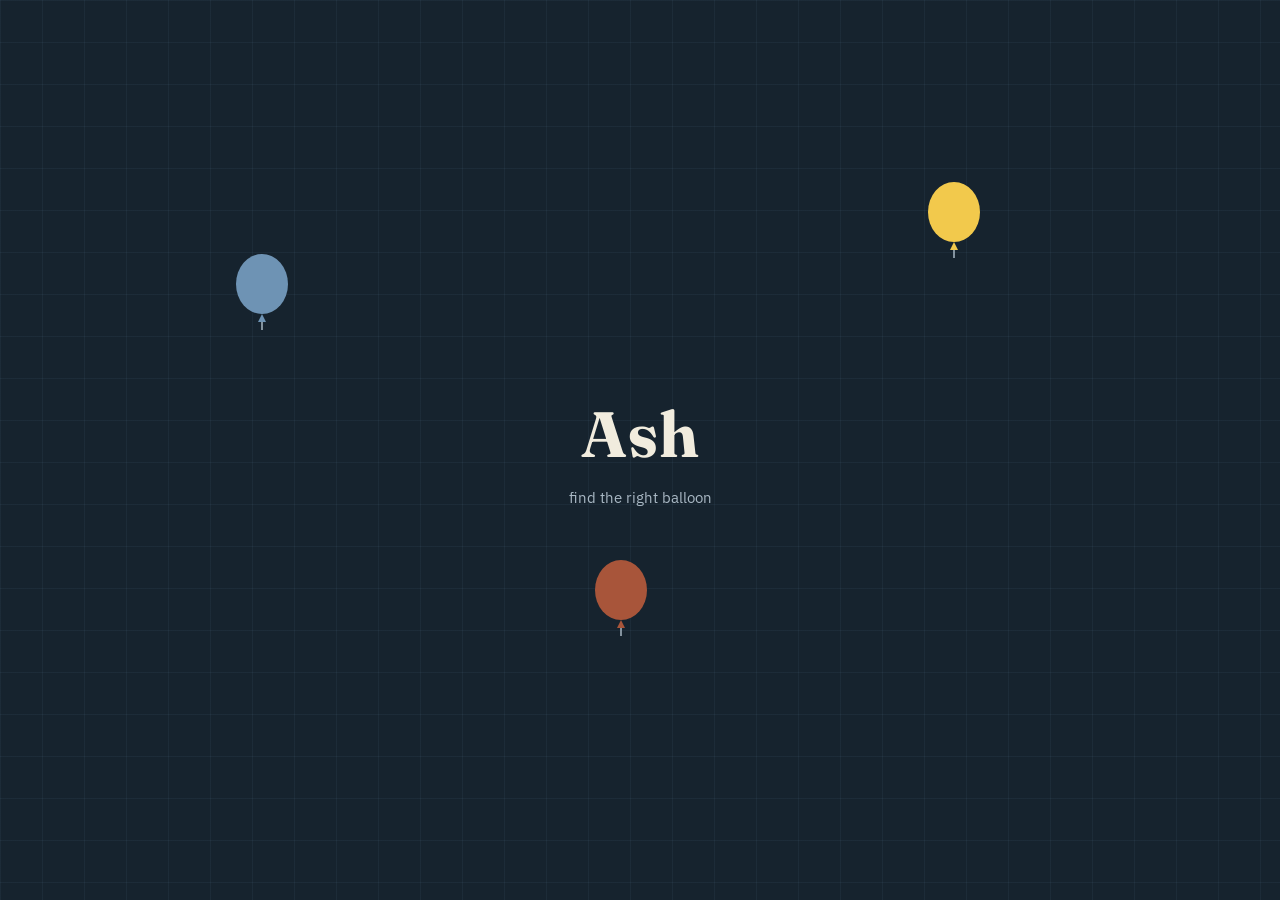
<file: index.html>
<!DOCTYPE html>
<html lang="en">
<head>
  <meta charset="UTF-8">
  <meta name="viewport" content="width=device-width, initial-scale=1.0">
  <meta name="robots" content="noindex, nofollow">
  <title>Ash</title>
  <link rel="preconnect" href="https://fonts.googleapis.com">
  <link href="https://fonts.googleapis.com/css2?family=Fraunces:wght@400;600&family=IBM+Plex+Sans:wght@400;500&display=swap" rel="stylesheet">
  <link rel="stylesheet" href="assets/style.css">
  <style>
    .landing {
      height: 100vh;
      display: flex;
      flex-direction: column;
      align-items: center;
      justify-content: center;
      text-align: center;
      position: relative;
      overflow: hidden;
    }
    .landing h1 {
      font-family: var(--font-display);
      font-size: 4rem;
      margin: 0;
      letter-spacing: 0.02em;
    }
    .landing .hint {
      margin-top: 14px;
      color: var(--text-dim);
      font-size: 0.95rem;
      transition: opacity 0.3s ease;
    }

    /* ---------- Balloons ---------- */
    .balloon {
      position: absolute;
      width: 64px;
      height: 78px;
      cursor: pointer;
      animation: float 6s ease-in-out infinite;
    }
    .balloon svg { width: 100%; height: 100%; display: block; }
    .balloon.b1 { left: 18%;  top: 28%;  animation-duration: 6.5s; animation-delay: 0s; }
    .balloon.b2 { left: 72%;  top: 20%;  animation-duration: 7.5s; animation-delay: 0.6s; }
    .balloon.b3 { left: 46%;  top: 62%;  animation-duration: 5.8s; animation-delay: 1.1s; }

    @keyframes float {
      0%   { transform: translateY(0) rotate(-2deg); }
      50%  { transform: translateY(-22px) rotate(2deg); }
      100% { transform: translateY(0) rotate(-2deg); }
    }
    @media (prefers-reduced-motion: reduce) {
      .balloon { animation: none; }
    }
    .balloon:hover { filter: brightness(1.15); }

    /* ---------- Code modal ---------- */
    .code-modal {
      position: fixed;
      inset: 0;
      background: rgba(22, 35, 46, 0.85);
      display: none;
      align-items: center;
      justify-content: center;
      z-index: 20;
    }
    .code-modal.open { display: flex; }
    .code-box {
      background: var(--ink-soft);
      border: 1px solid rgba(110, 147, 180, 0.35);
      border-radius: 8px;
      padding: 32px 36px;
      text-align: center;
      max-width: 280px;
    }
    .code-box p {
      margin: 0 0 16px;
      color: var(--paper);
      font-family: var(--font-display);
      font-size: 1.1rem;
    }
    .code-box input {
      width: 100%;
      padding: 10px 12px;
      font-size: 1.2rem;
      text-align: center;
      letter-spacing: 0.3em;
      border-radius: 4px;
      border: 1px solid rgba(110, 147, 180, 0.4);
      background: var(--ink);
      color: var(--paper);
      margin-bottom: 14px;
    }
    .code-box button {
      padding: 10px 20px;
      background: var(--thread);
      color: var(--ink);
      border: none;
      border-radius: 4px;
      font-weight: 600;
      cursor: pointer;
    }
    .code-box button:hover { background: var(--thread-soft); }
    .code-error {
      color: #e07a5f;
      font-size: 0.85rem;
      margin-top: 10px;
      min-height: 1em;
    }
    .code-box.shake { animation: shake 0.4s ease; }
    @keyframes shake {
      25% { transform: translateX(-6px); }
      75% { transform: translateX(6px); }
    }

    .nav-reveal {
      position: fixed;
      inset: 0;
      display: flex;
      flex-direction: column;
      align-items: center;
      justify-content: center;
      gap: 20px;
      opacity: 0;
      pointer-events: none;
      transition: opacity 0.4s ease;
    }
    body.open .landing { opacity: 0; pointer-events: none; }
    body.open .nav-reveal { opacity: 1; pointer-events: all; }

    .nav-reveal a {
      font-family: var(--font-display);
      font-size: 1.6rem;
      text-decoration: none;
      padding: 10px 0;
      border-bottom: 1px solid transparent;
      transition: border-color 0.2s ease;
      opacity: 0;
      transform: translateY(10px);
      animation: rise 0.5s ease forwards;
    }
    .nav-reveal a:hover { border-color: var(--thread); }
    .nav-reveal a:nth-child(1) { animation-delay: 0.05s; }
    .nav-reveal a:nth-child(2) { animation-delay: 0.15s; }
    .nav-reveal a:nth-child(3) { animation-delay: 0.25s; }

    @keyframes rise {
      to { opacity: 1; transform: translateY(0); }
    }

    @media (prefers-reduced-motion: reduce) {
      .nav-reveal a { animation: none; opacity: 1; transform: none; }
    }
  </style>
</head>
<body>

  <div class="landing" id="landing">
    <h1>Ash</h1>
    <div class="hint">find the right balloon</div>

    <div class="balloon b1" data-color="blue">
      <svg viewBox="0 0 64 78"><ellipse cx="32" cy="32" rx="26" ry="30" fill="#6e93b4"/><path d="M32 62 L28 70 L36 70 Z" fill="#6e93b4"/><line x1="32" y1="70" x2="32" y2="78" stroke="#a9b8c4" stroke-width="1.5"/></svg>
    </div>

    <div class="balloon b2" id="yellow-balloon" data-color="yellow">
      <svg viewBox="0 0 64 78"><ellipse cx="32" cy="32" rx="26" ry="30" fill="#f2c94c"/><path d="M32 62 L28 70 L36 70 Z" fill="#f2c94c"/><line x1="32" y1="70" x2="32" y2="78" stroke="#a9b8c4" stroke-width="1.5"/></svg>
    </div>

    <div class="balloon b3" data-color="rust">
      <svg viewBox="0 0 64 78"><ellipse cx="32" cy="32" rx="26" ry="30" fill="#a8553a"/><path d="M32 62 L28 70 L36 70 Z" fill="#a8553a"/><line x1="32" y1="70" x2="32" y2="78" stroke="#a9b8c4" stroke-width="1.5"/></svg>
    </div>
  </div>

  <div class="code-modal" id="code-modal">
    <div class="code-box" id="code-box">
      <p>Enter the code</p>
      <input type="text" inputmode="numeric" maxlength="4" id="code-input" autocomplete="off">
      <br>
      <button id="code-submit">Unlock</button>
      <div class="code-error" id="code-error"></div>
    </div>
  </div>

  <nav class="nav-reveal">
    <a href="about.html">About</a>
    <a href="engineering.html">Engineering</a>
    <a href="hobbies.html">Hobbies</a>
  </nav>

  <script src="assets/script.js"></script>
  <script>
    (function () {
      var yellowBalloon = document.getElementById('yellow-balloon');
      var modal = document.getElementById('code-modal');
      var box = document.getElementById('code-box');
      var input = document.getElementById('code-input');
      var submit = document.getElementById('code-submit');
      var error = document.getElementById('code-error');
      var THE_CODE = '2345';

      yellowBalloon.addEventListener('click', function () {
        modal.classList.add('open');
        input.value = '';
        error.textContent = '';
        input.focus();
      });

      function tryCode() {
        if (input.value.trim() === THE_CODE) {
          modal.classList.remove('open');
          document.body.classList.add('open');
        } else {
          error.textContent = 'Not quite.';
          box.classList.remove('shake');
          void box.offsetWidth; // restart animation
          box.classList.add('shake');
        }
      }

      submit.addEventListener('click', tryCode);
      input.addEventListener('keydown', function (e) {
        if (e.key === 'Enter') tryCode();
      });

      // Clicking the modal backdrop (not the box) just closes it — site stays inert
      modal.addEventListener('click', function (e) {
        if (e.target === modal) modal.classList.remove('open');
      });
    })();
  </script>

  <!-- Handles invite/password links from Netlify Identity emails -->
  <script src="https://identity.netlify.com/v1/netlify-identity-widget.js"></script>
  <script>
    if (window.netlifyIdentity) {
      netlifyIdentity.on('init', function (user) {
        // If the URL contains an invite or recovery token, the widget
        // auto-opens the "set password" screen on load.
      });
      netlifyIdentity.on('login', function () {
        window.location.href = '/admin/';
      });
    }
  </script>
</body>
</html>
</file>
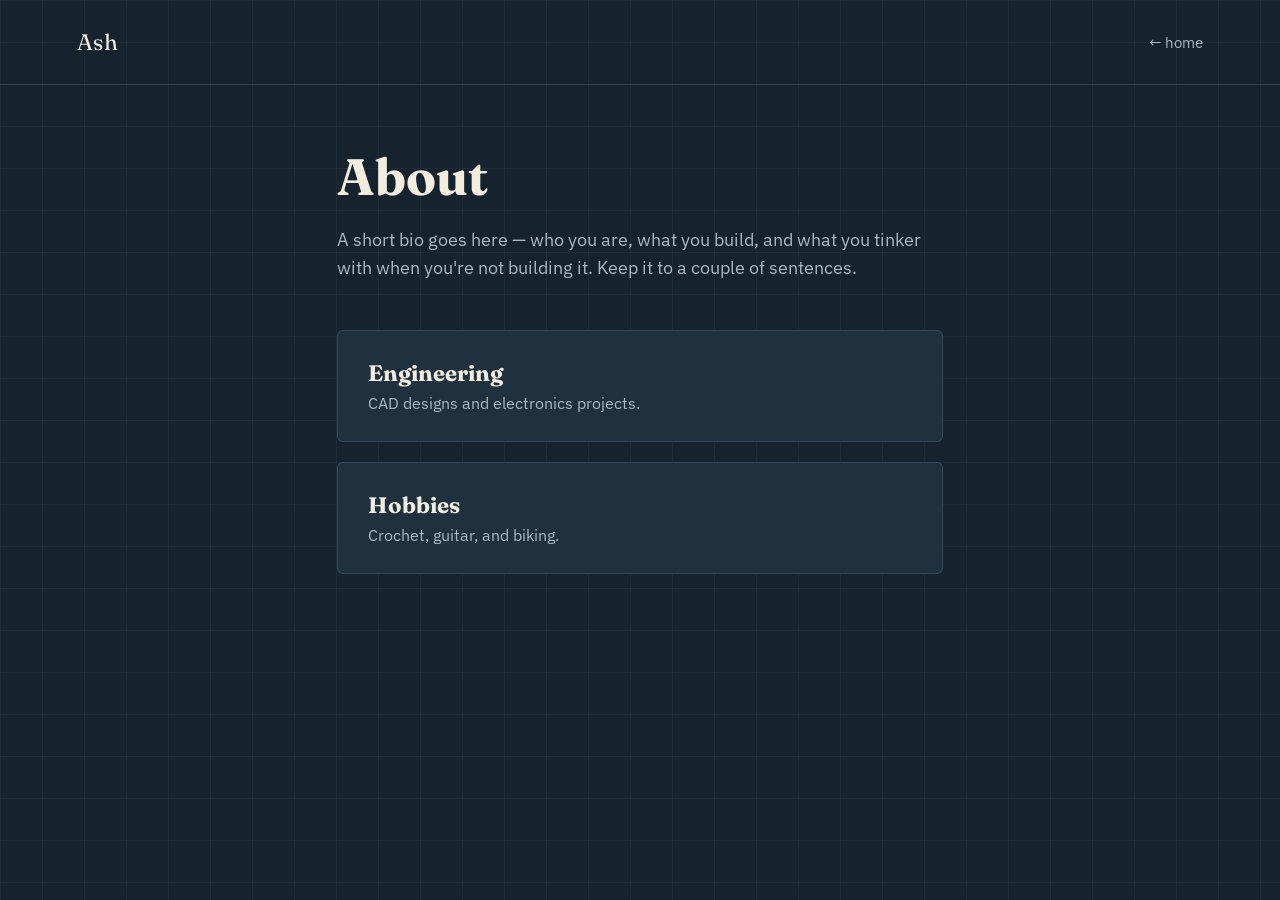
<file: about.html>
<!DOCTYPE html>
<html lang="en">
<head>
  <meta charset="UTF-8">
  <meta name="viewport" content="width=device-width, initial-scale=1.0">
  <meta name="robots" content="noindex, nofollow">
  <title>About — Ash</title>
  <link rel="preconnect" href="https://fonts.googleapis.com">
  <link href="https://fonts.googleapis.com/css2?family=Fraunces:wght@400;600&family=IBM+Plex+Sans:wght@400;500&display=swap" rel="stylesheet">
  <link rel="stylesheet" href="assets/style.css">
</head>
<body>
  <header class="site-header">
    <a class="wordmark" href="index.html">Ash</a>
    <a class="back-link" href="index.html">&larr; home</a>
  </header>

  <main>
    <h1 class="page-title">About</h1>
    <p class="lede">
      A short bio goes here — who you are, what you build, and what you tinker
      with when you're not building it. Keep it to a couple of sentences.
    </p>

    <div class="card-grid">
      <a class="card" href="engineering.html">
        <h2>Engineering</h2>
        <p>CAD designs and electronics projects.</p>
      </a>
      <a class="card" href="hobbies.html">
        <h2>Hobbies</h2>
        <p>Crochet, guitar, and biking.</p>
      </a>
    </div>
  </main>
</body>
</html>
</file>
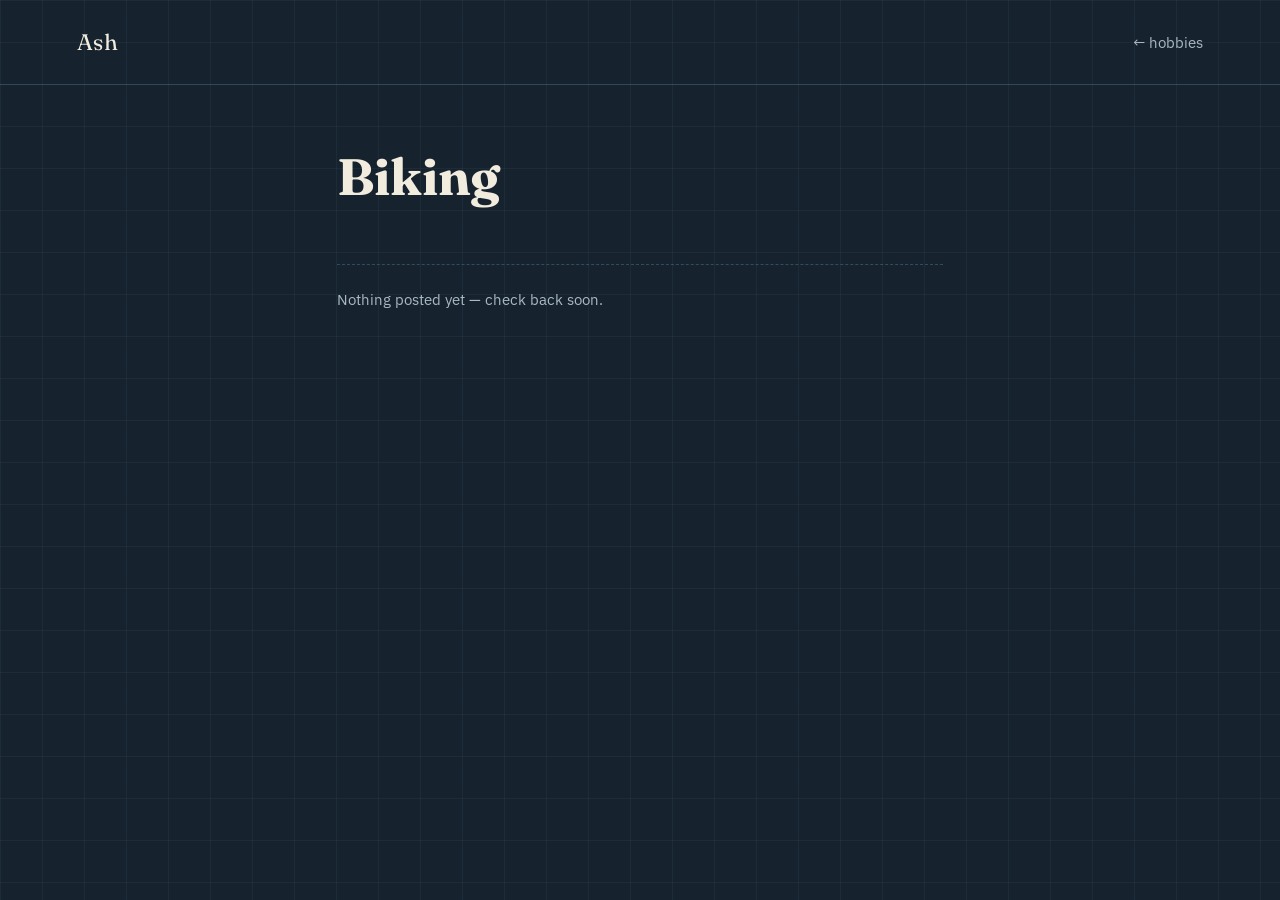
<file: biking.html>
<!DOCTYPE html>
<html lang="en">
<head>
  <meta charset="UTF-8">
  <meta name="viewport" content="width=device-width, initial-scale=1.0">
  <meta name="robots" content="noindex, nofollow">
  <title>Biking — Ash</title>
  <link rel="preconnect" href="https://fonts.googleapis.com">
  <link href="https://fonts.googleapis.com/css2?family=Fraunces:wght@400;600&family=IBM+Plex+Sans:wght@400;500&display=swap" rel="stylesheet">
  <link rel="stylesheet" href="assets/style.css">
</head>
<body>
  <header class="site-header">
    <a class="wordmark" href="index.html">Ash</a>
    <a class="back-link" href="hobbies.html">&larr; hobbies</a>
  </header>

  <main>
    <h1 class="page-title">Biking</h1>
    <div id="post-list">
      <p class="coming-soon">Loading...</p>
    </div>
  </main>

  <script src="assets/blog.js"></script>
  <script>renderPosts('content/biking.json');</script>
</body>
</html>
</file>
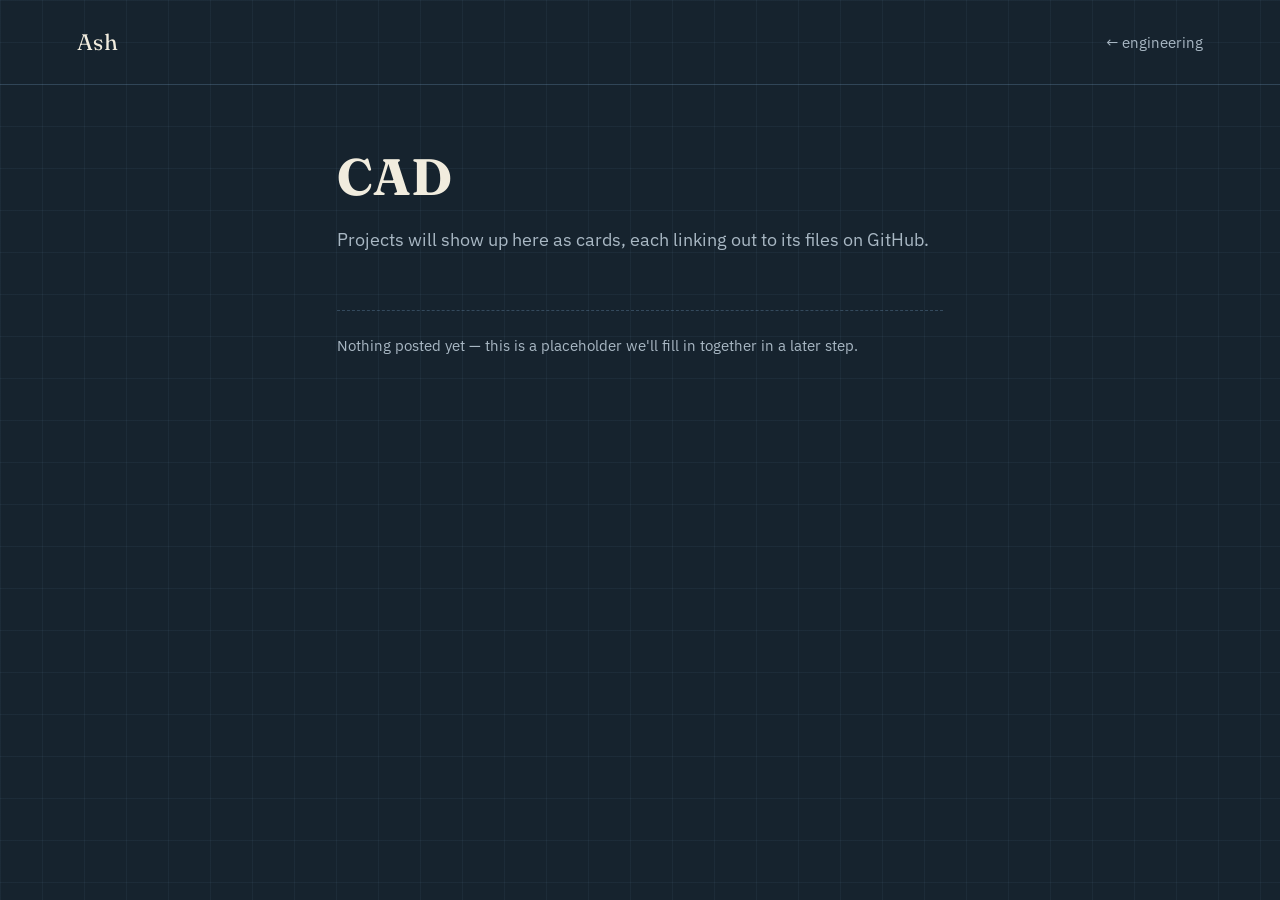
<file: cad.html>
<!DOCTYPE html>
<html lang="en">
<head>
  <meta charset="UTF-8">
  <meta name="viewport" content="width=device-width, initial-scale=1.0">
  <meta name="robots" content="noindex, nofollow">
  <title>CAD — Ash</title>
  <link rel="preconnect" href="https://fonts.googleapis.com">
  <link href="https://fonts.googleapis.com/css2?family=Fraunces:wght@400;600&family=IBM+Plex+Sans:wght@400;500&display=swap" rel="stylesheet">
  <link rel="stylesheet" href="assets/style.css">
</head>
<body>
  <header class="site-header">
    <a class="wordmark" href="index.html">Ash</a>
    <a class="back-link" href="engineering.html">&larr; engineering</a>
  </header>

  <main>
    <h1 class="page-title">CAD</h1>
    <p class="lede">Projects will show up here as cards, each linking out to its files on GitHub.</p>

    <p class="coming-soon">Nothing posted yet — this is a placeholder we'll fill in together in a later step.</p>
  </main>
</body>
</html>
</file>
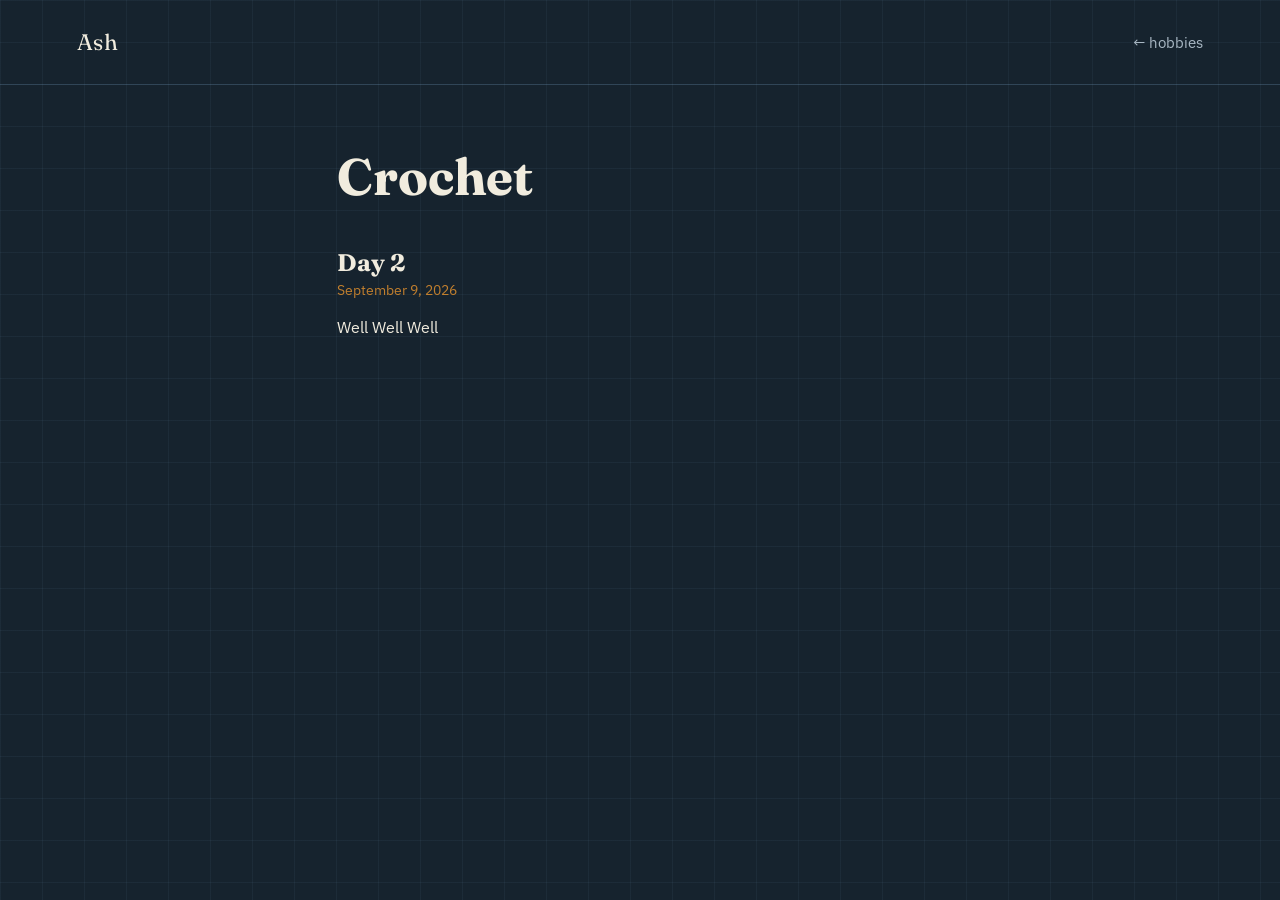
<file: crochet.html>
<!DOCTYPE html>
<html lang="en">
<head>
  <meta charset="UTF-8">
  <meta name="viewport" content="width=device-width, initial-scale=1.0">
  <meta name="robots" content="noindex, nofollow">
  <title>Crochet — Ash</title>
  <link rel="preconnect" href="https://fonts.googleapis.com">
  <link href="https://fonts.googleapis.com/css2?family=Fraunces:wght@400;600&family=IBM+Plex+Sans:wght@400;500&display=swap" rel="stylesheet">
  <link rel="stylesheet" href="assets/style.css">
</head>
<body>
  <header class="site-header">
    <a class="wordmark" href="index.html">Ash</a>
    <a class="back-link" href="hobbies.html">&larr; hobbies</a>
  </header>

  <main>
    <h1 class="page-title">Crochet</h1>
    <div id="post-list">
      <p class="coming-soon">Loading...</p>
    </div>
  </main>

  <script src="assets/blog.js"></script>
  <script>renderPosts('content/crochet.json');</script>
</body>
</html>
</file>
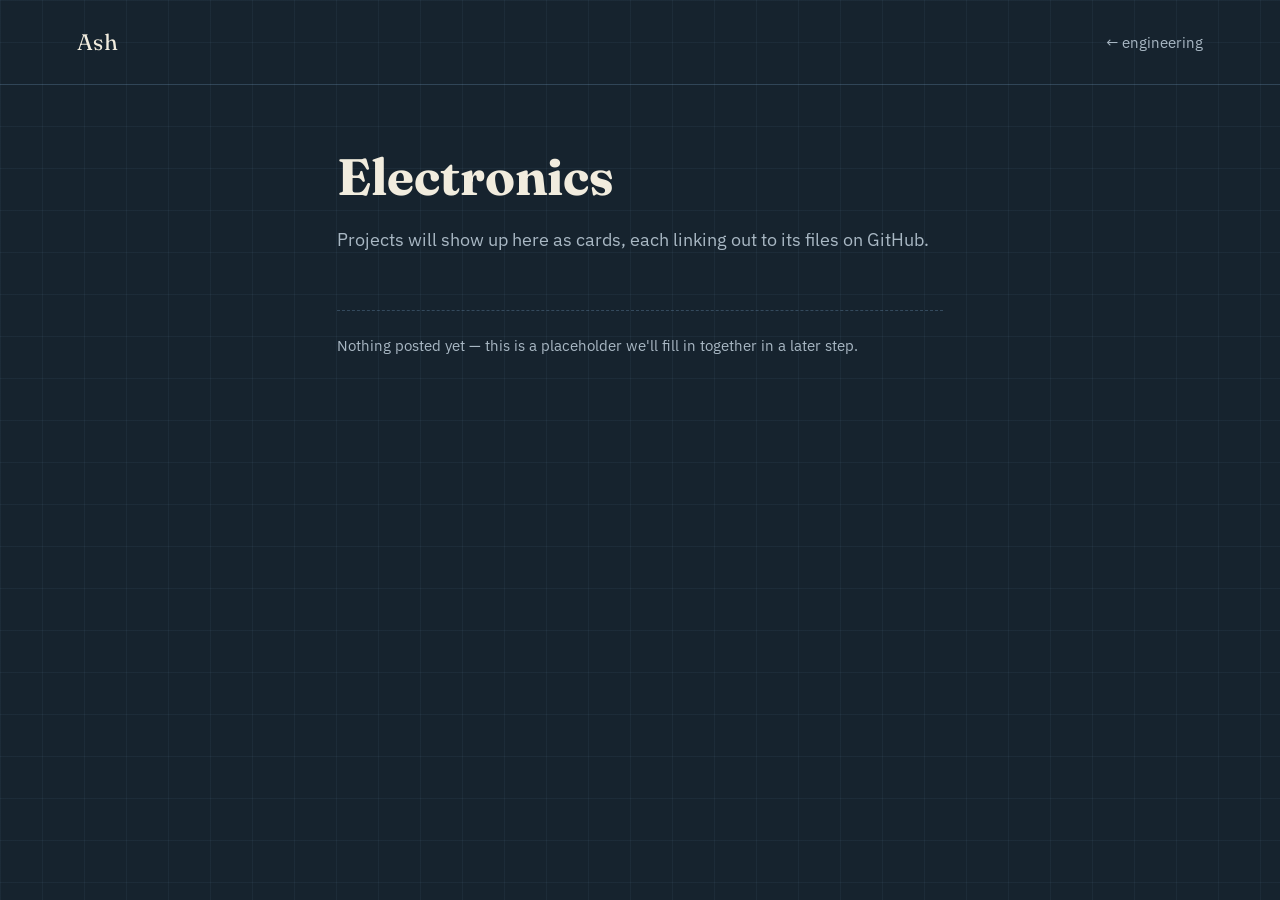
<file: electronics.html>
<!DOCTYPE html>
<html lang="en">
<head>
  <meta charset="UTF-8">
  <meta name="viewport" content="width=device-width, initial-scale=1.0">
  <meta name="robots" content="noindex, nofollow">
  <title>Electronics — Ash</title>
  <link rel="preconnect" href="https://fonts.googleapis.com">
  <link href="https://fonts.googleapis.com/css2?family=Fraunces:wght@400;600&family=IBM+Plex+Sans:wght@400;500&display=swap" rel="stylesheet">
  <link rel="stylesheet" href="assets/style.css">
</head>
<body>
  <header class="site-header">
    <a class="wordmark" href="index.html">Ash</a>
    <a class="back-link" href="engineering.html">&larr; engineering</a>
  </header>

  <main>
    <h1 class="page-title">Electronics</h1>
    <p class="lede">Projects will show up here as cards, each linking out to its files on GitHub.</p>

    <p class="coming-soon">Nothing posted yet — this is a placeholder we'll fill in together in a later step.</p>
  </main>
</body>
</html>
</file>
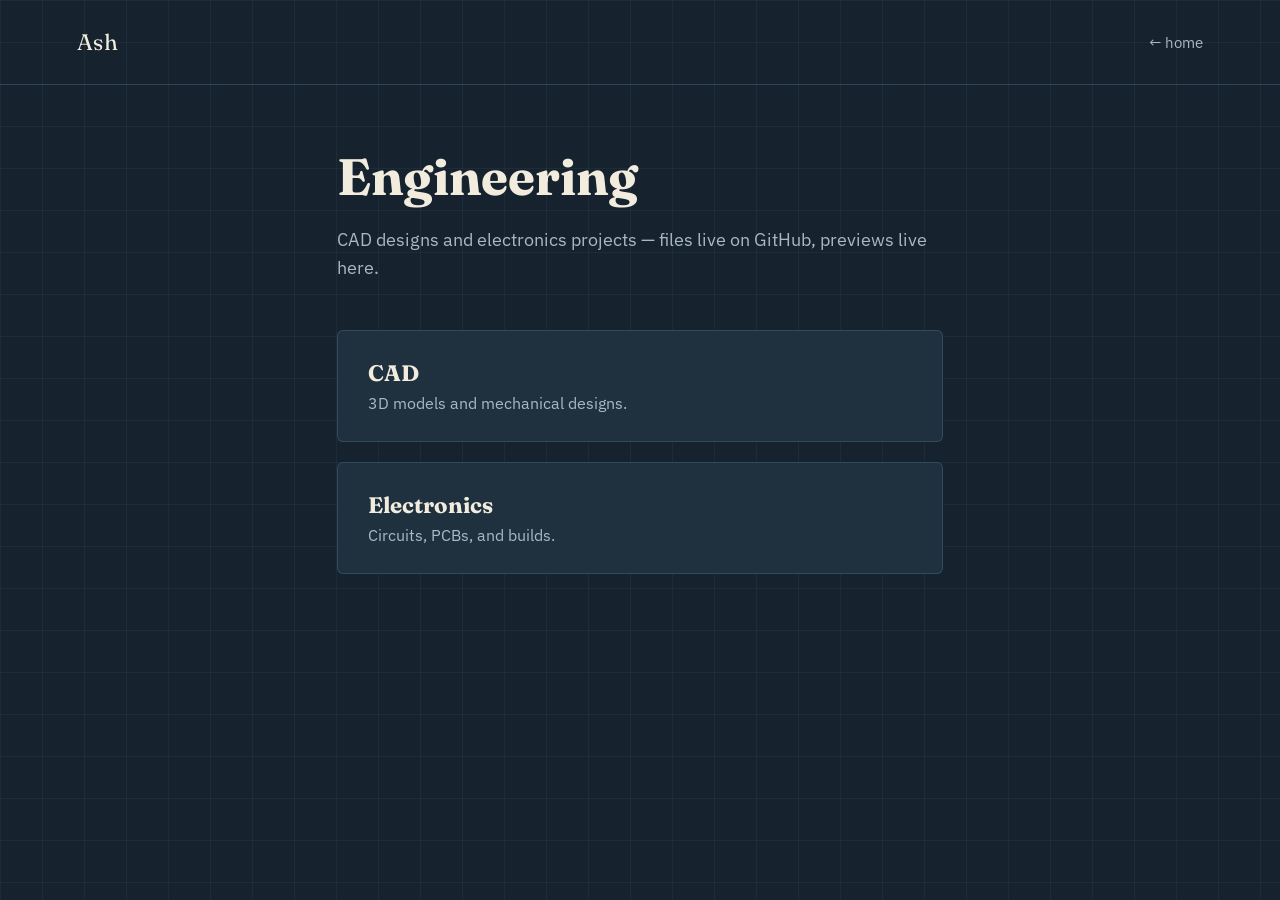
<file: engineering.html>
<!DOCTYPE html>
<html lang="en">
<head>
  <meta charset="UTF-8">
  <meta name="viewport" content="width=device-width, initial-scale=1.0">
  <meta name="robots" content="noindex, nofollow">
  <title>Engineering — Ash</title>
  <link rel="preconnect" href="https://fonts.googleapis.com">
  <link href="https://fonts.googleapis.com/css2?family=Fraunces:wght@400;600&family=IBM+Plex+Sans:wght@400;500&display=swap" rel="stylesheet">
  <link rel="stylesheet" href="assets/style.css">
</head>
<body>
  <header class="site-header">
    <a class="wordmark" href="index.html">Ash</a>
    <a class="back-link" href="index.html">&larr; home</a>
  </header>

  <main>
    <h1 class="page-title">Engineering</h1>
    <p class="lede">CAD designs and electronics projects — files live on GitHub, previews live here.</p>

    <div class="card-grid">
      <a class="card" href="cad.html">
        <h2>CAD</h2>
        <p>3D models and mechanical designs.</p>
      </a>
      <a class="card" href="electronics.html">
        <h2>Electronics</h2>
        <p>Circuits, PCBs, and builds.</p>
      </a>
    </div>
  </main>
</body>
</html>
</file>
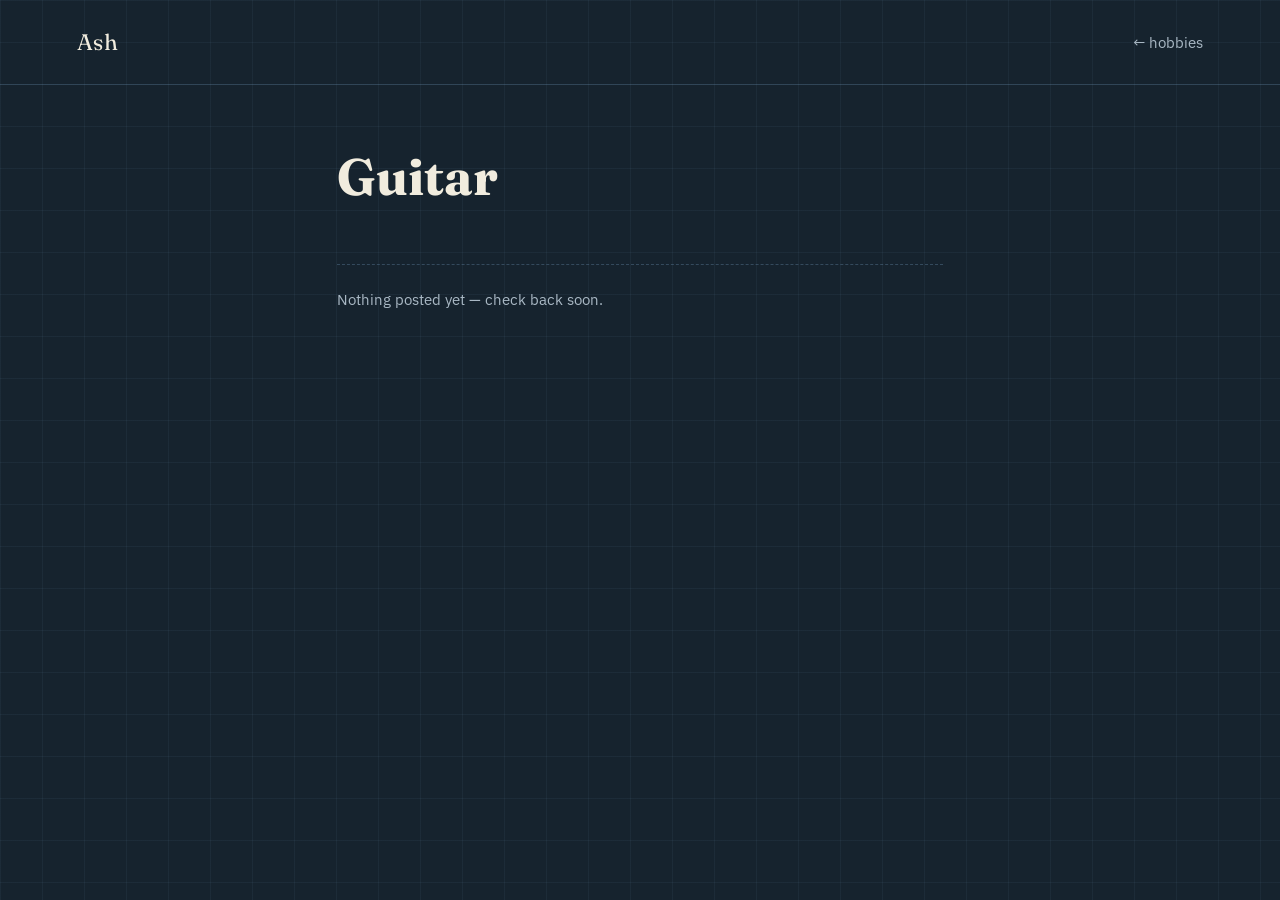
<file: guitar.html>
<!DOCTYPE html>
<html lang="en">
<head>
  <meta charset="UTF-8">
  <meta name="viewport" content="width=device-width, initial-scale=1.0">
  <meta name="robots" content="noindex, nofollow">
  <title>Guitar — Ash</title>
  <link rel="preconnect" href="https://fonts.googleapis.com">
  <link href="https://fonts.googleapis.com/css2?family=Fraunces:wght@400;600&family=IBM+Plex+Sans:wght@400;500&display=swap" rel="stylesheet">
  <link rel="stylesheet" href="assets/style.css">
</head>
<body>
  <header class="site-header">
    <a class="wordmark" href="index.html">Ash</a>
    <a class="back-link" href="hobbies.html">&larr; hobbies</a>
  </header>

  <main>
    <h1 class="page-title">Guitar</h1>
    <div id="post-list">
      <p class="coming-soon">Loading...</p>
    </div>
  </main>

  <script src="assets/blog.js"></script>
  <script>renderPosts('content/guitar.json');</script>
</body>
</html>
</file>
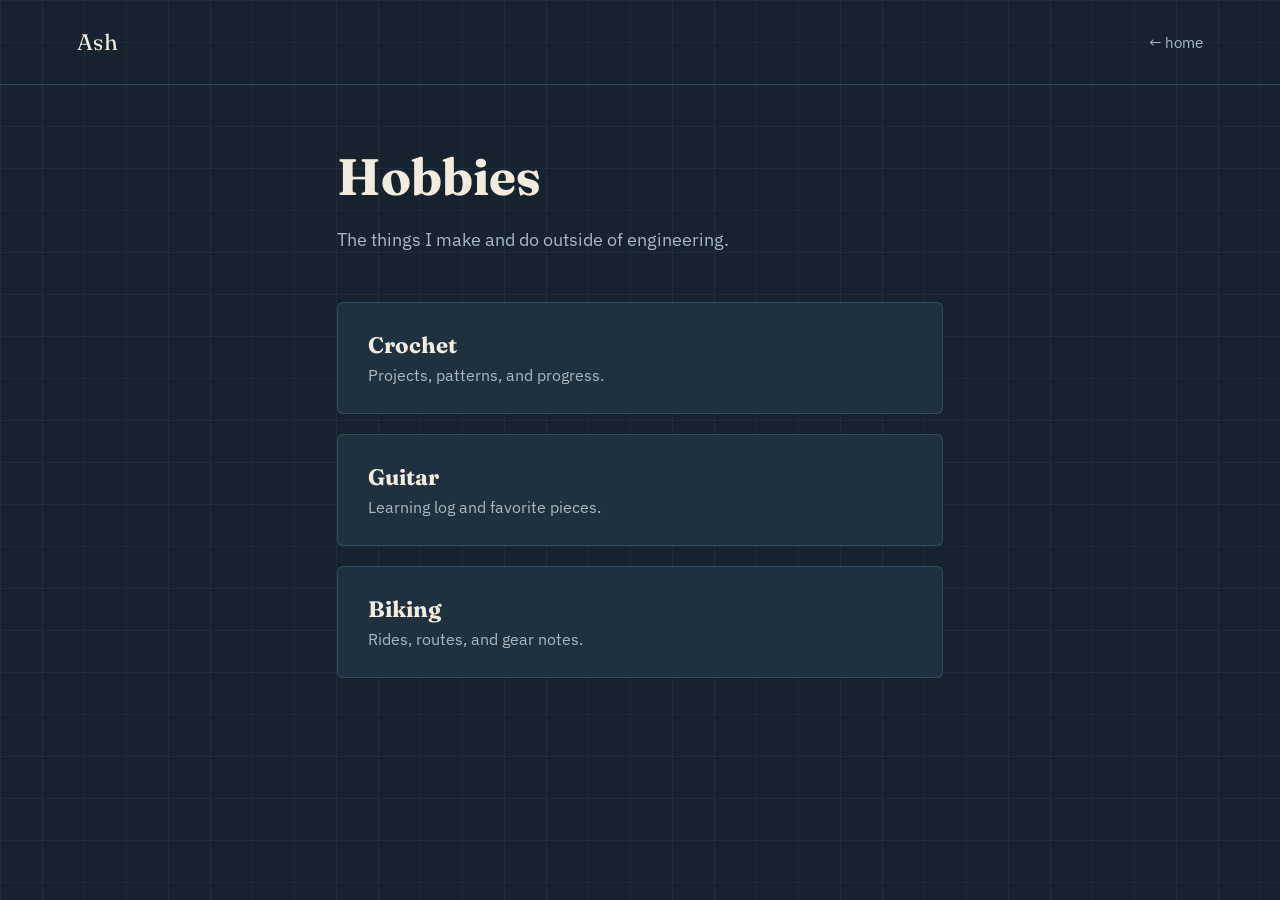
<file: hobbies.html>
<!DOCTYPE html>
<html lang="en">
<head>
  <meta charset="UTF-8">
  <meta name="viewport" content="width=device-width, initial-scale=1.0">
  <meta name="robots" content="noindex, nofollow">
  <title>Hobbies — Ash</title>
  <link rel="preconnect" href="https://fonts.googleapis.com">
  <link href="https://fonts.googleapis.com/css2?family=Fraunces:wght@400;600&family=IBM+Plex+Sans:wght@400;500&display=swap" rel="stylesheet">
  <link rel="stylesheet" href="assets/style.css">
</head>
<body>
  <header class="site-header">
    <a class="wordmark" href="index.html">Ash</a>
    <a class="back-link" href="index.html">&larr; home</a>
  </header>

  <main>
    <h1 class="page-title">Hobbies</h1>
    <p class="lede">The things I make and do outside of engineering.</p>

    <div class="card-grid">
      <a class="card" href="crochet.html">
        <h2>Crochet</h2>
        <p>Projects, patterns, and progress.</p>
      </a>
      <a class="card" href="guitar.html">
        <h2>Guitar</h2>
        <p>Learning log and favorite pieces.</p>
      </a>
      <a class="card" href="biking.html">
        <h2>Biking</h2>
        <p>Rides, routes, and gear notes.</p>
      </a>
    </div>
  </main>
</body>
</html>
</file>
<file: assets/style.css>
/* ---------- Design tokens ---------- */
:root {
  --ink: #16232e;        /* deep blueprint navy — background */
  --ink-soft: #1f313e;   /* card / panel background */
  --blueline: #6e93b4;   /* faint linework, like pencil on a technical drawing */
  --paper: #f1ecde;      /* warm paper for light text on dark */
  --thread: #c17f2e;     /* ochre thread accent, ties to the crochet/handmade side */
  --thread-soft: #8a5c22;
  --text-dim: #a9b8c4;

  --font-display: "Fraunces", Georgia, serif;
  --font-body: "IBM Plex Sans", -apple-system, sans-serif;
}

* { box-sizing: border-box; }

html, body {
  margin: 0;
  padding: 0;
  background: var(--ink);
  color: var(--paper);
  font-family: var(--font-body);
  min-height: 100vh;
}

body {
  background-image:
    linear-gradient(rgba(110, 147, 180, 0.08) 1px, transparent 1px),
    linear-gradient(90deg, rgba(110, 147, 180, 0.08) 1px, transparent 1px);
  background-size: 42px 42px;
}

a { color: inherit; }

/* ---------- Site header (used on every page except the landing) ---------- */
.site-header {
  display: flex;
  align-items: center;
  justify-content: space-between;
  padding: 28px 6vw;
  border-bottom: 1px solid rgba(110, 147, 180, 0.25);
}

.wordmark {
  font-family: var(--font-display);
  font-size: 1.4rem;
  text-decoration: none;
  letter-spacing: 0.02em;
}

.back-link {
  text-decoration: none;
  color: var(--text-dim);
  font-size: 0.95rem;
  border-bottom: 1px solid transparent;
  transition: border-color 0.2s ease;
}
.back-link:hover { border-color: var(--thread); }

/* ---------- Page shell ---------- */
main {
  max-width: 760px;
  margin: 0 auto;
  padding: 60px 6vw 120px;
}

h1.page-title {
  font-family: var(--font-display);
  font-size: 2.6rem;
  margin: 0 0 12px;
}

p.lede {
  color: var(--text-dim);
  font-size: 1.1rem;
  line-height: 1.6;
  max-width: 60ch;
}

/* ---------- Category cards (engineering / hobbies hubs) ---------- */
.card-grid {
  display: grid;
  gap: 20px;
  margin-top: 48px;
}

.card {
  display: block;
  text-decoration: none;
  background: var(--ink-soft);
  border: 1px solid rgba(110, 147, 180, 0.25);
  border-radius: 6px;
  padding: 28px 30px;
  transition: border-color 0.2s ease, transform 0.2s ease;
}

.card:hover {
  border-color: var(--thread);
  transform: translateX(4px);
}

.card h2 {
  font-family: var(--font-display);
  margin: 0 0 6px;
  font-size: 1.4rem;
}

.card p {
  margin: 0;
  color: var(--text-dim);
  font-size: 0.98rem;
}

/* ---------- Placeholder note on empty project/blog hubs ---------- */
.coming-soon {
  margin-top: 56px;
  padding-top: 24px;
  border-top: 1px dashed rgba(110, 147, 180, 0.35);
  color: var(--text-dim);
  font-size: 0.95rem;
}

/* ---------- Download button for project pages ---------- */
.download-btn {
  display: inline-block;
  margin-top: 24px;
  padding: 12px 22px;
  background: var(--thread);
  color: var(--ink);
  text-decoration: none;
  font-weight: 600;
  border-radius: 4px;
  transition: background 0.2s ease;
}
.download-btn:hover { background: var(--thread-soft); }

@media (min-width: 640px) {
  h1.page-title { font-size: 3.2rem; }
}

/* ---------- Blog posts (crochet / guitar / biking) ---------- */
.post {
  padding: 28px 0;
  border-bottom: 1px solid rgba(110, 147, 180, 0.2);
}
.post:last-child { border-bottom: none; }

.post h2 {
  font-family: var(--font-display);
  font-size: 1.5rem;
  margin: 0 0 4px;
}

.post-date {
  color: var(--thread);
  font-size: 0.85rem;
  margin-bottom: 12px;
}

.post p {
  color: var(--paper);
  line-height: 1.6;
}
</file>
